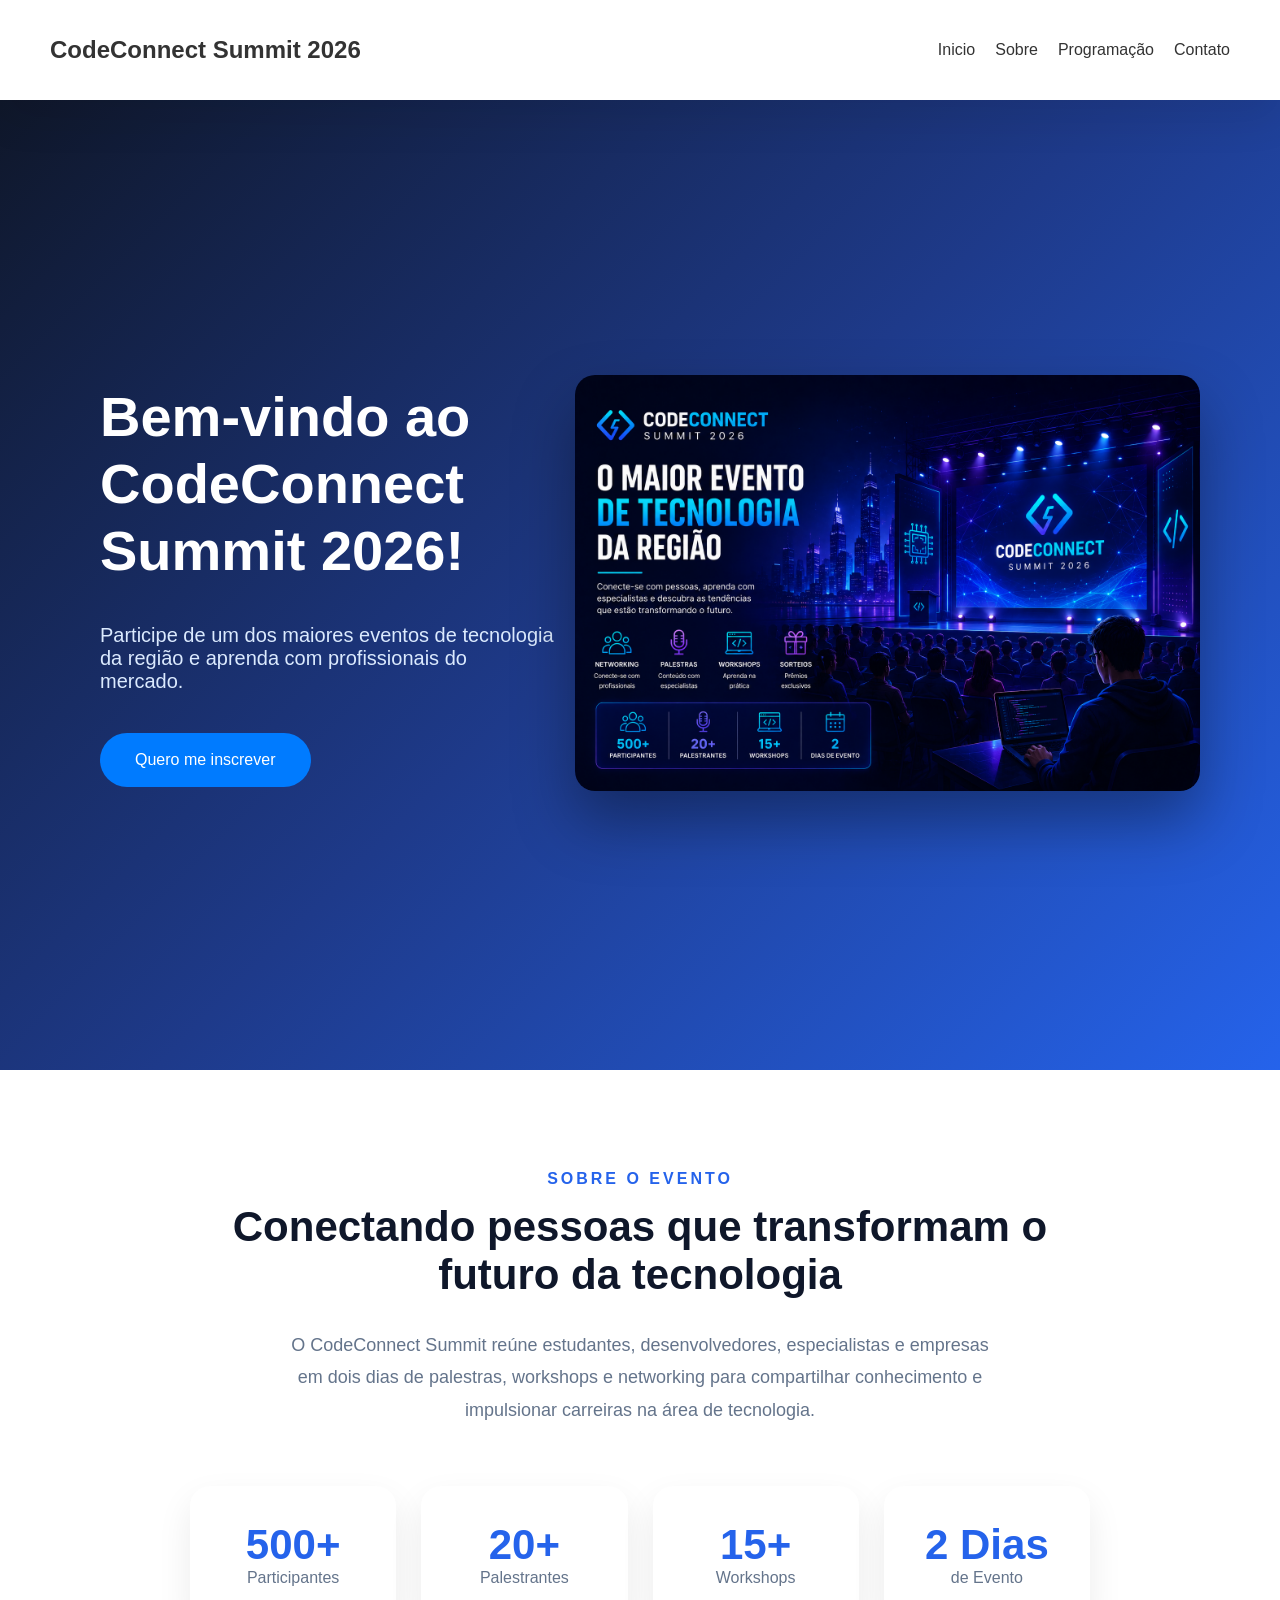
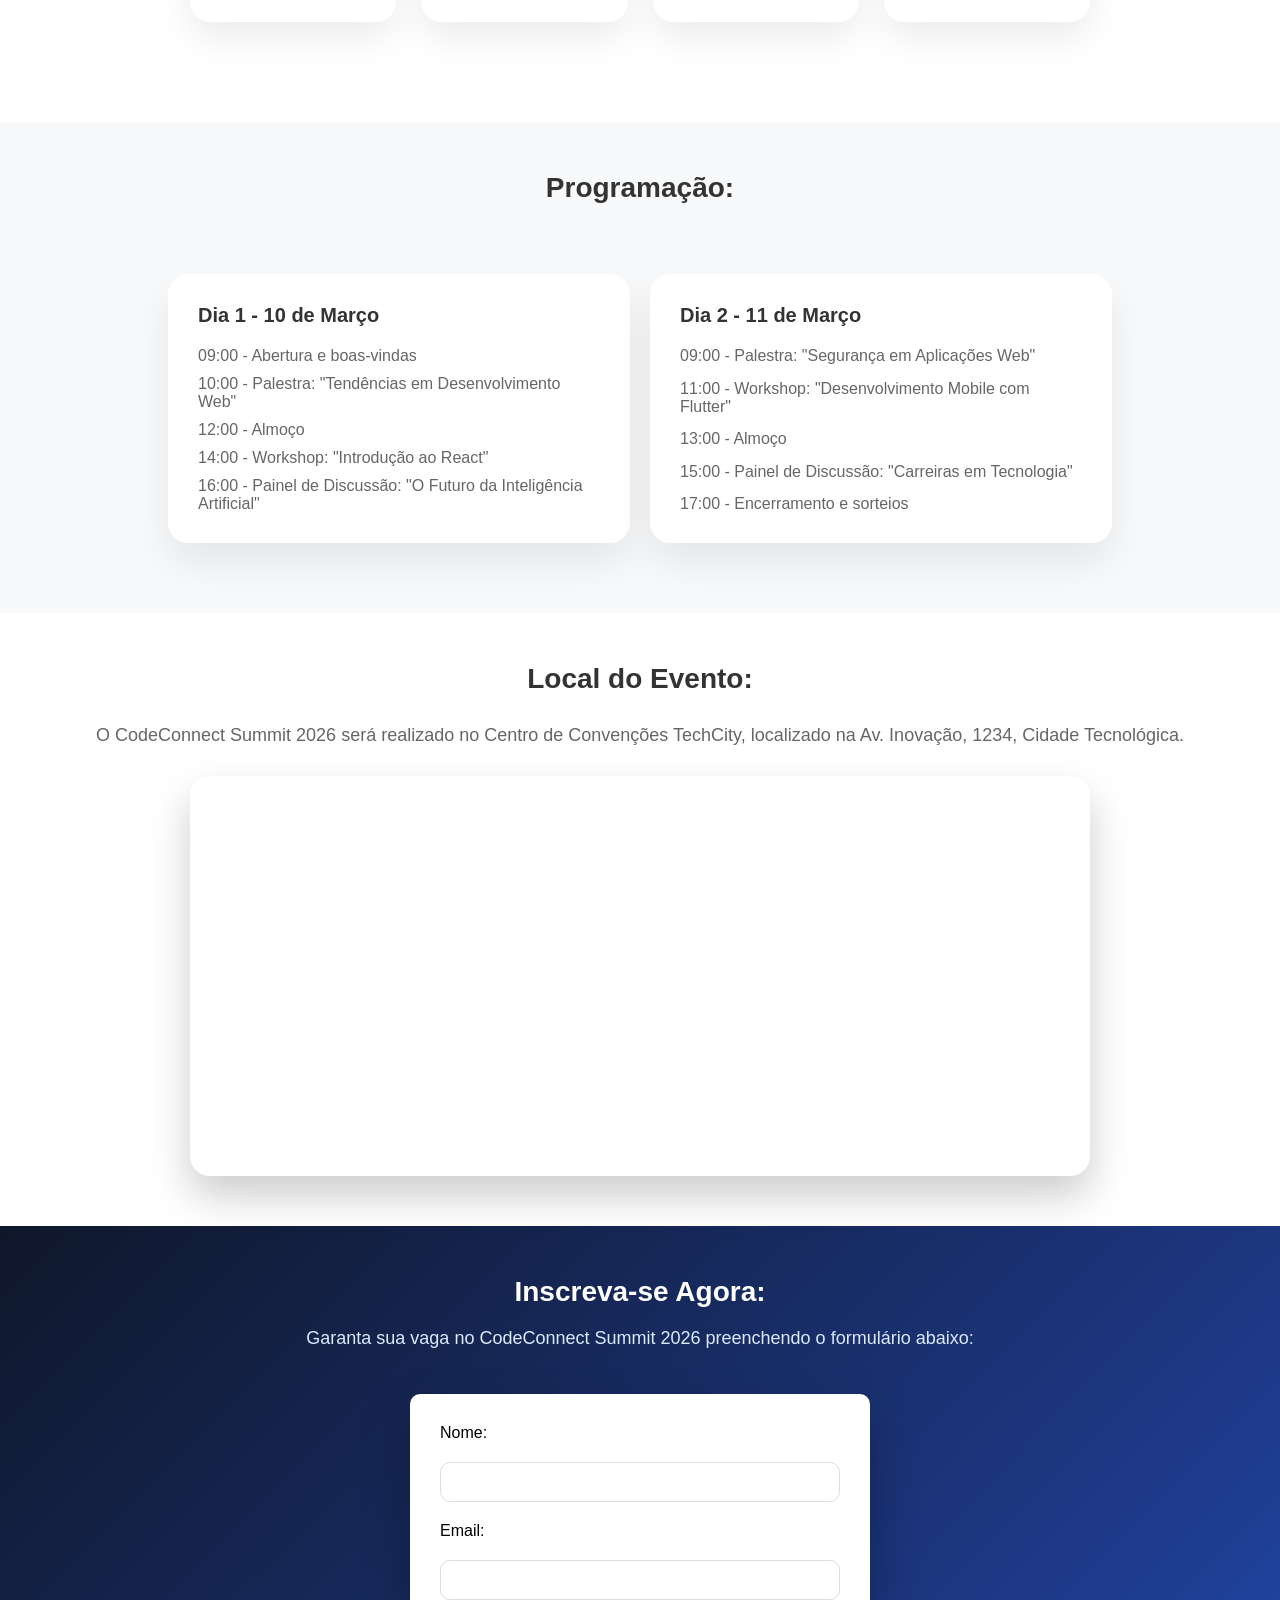
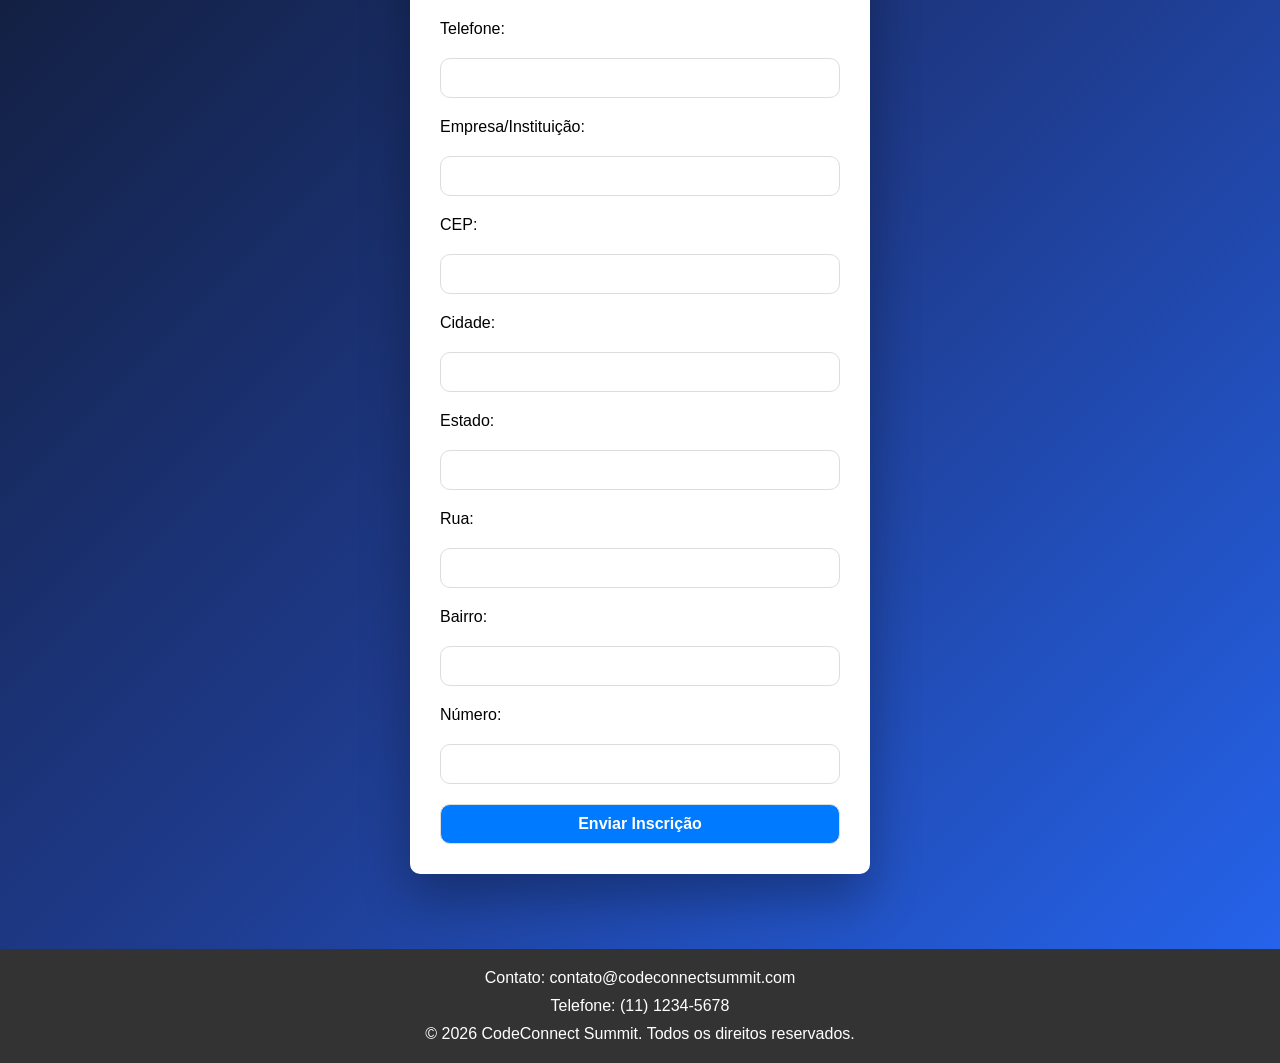
<file: index.html>
<!DOCTYPE html>
<html lang="pt-br">

<head>
    <meta charset="UTF-8">
    <meta name="viewport" content="width=device-width, initial-scale=1.0">
    <link rel="stylesheet" href="css/styles.css">
    <title>CodeConnect Summit 2026</title>
</head>

<body id="inicio">
    <header class="cabecalho">
        <h1>CodeConnect Summit 2026</h1>
        <nav class="menu">
            <a href="#inicio">Inicio</a>
            <a href="#sobre-evento">Sobre</a>
            <a href="#agenda-evento">Programação</a>
            <a href="#rodape">Contato</a>
        </nav>
    </header>

    <main class="conteudo-principal" id="conteudo-principal">
        <section class="hero">
            <div class="hero-text">
                <h2>Bem-vindo ao CodeConnect Summit 2026!</h2>
                <p>Participe de um dos maiores eventos de tecnologia da região e aprenda com profissionais do mercado.
                </p>
                <a href="#inscricao" class="btn-inscricao">Quero me inscrever</a>
            </div>

            <div class="hero-image">
                <img src="assets/ConnectSummit.png" alt="Imagem do evento">
            </div>
        </section>

        <section class="sobre-evento" id="sobre-evento">
            <div class="sobre-conteudo">
                <span class="tag">SOBRE O EVENTO</span>
                <h2>Conectando pessoas que transformam o futuro da tecnologia</h2>
                <p>
                    O CodeConnect Summit reúne estudantes, desenvolvedores,
                    especialistas e empresas em dois dias de palestras,
                    workshops e networking para compartilhar conhecimento
                    e impulsionar carreiras na área de tecnologia.
                </p>
                <div class="estatisticas">
                    <div class="item">
                        <h3>500+</h3>
                        <span>Participantes</span>
                    </div>
                    <div class="item">
                        <h3>20+</h3>
                        <span>Palestrantes</span>
                    </div>
                    <div class="item">
                        <h3>15+</h3>
                        <span>Workshops</span>
                    </div>
                    <div class="item">
                        <h3>2 Dias</h3>
                        <span>de Evento</span>
                    </div>
                </div>
            </div>
        </section>

        <section class="agenda-evento" id="agenda-evento">
            <h2>Programação:</h2>
            <section class="programacao">
                <div class="programacao-card">
                    <h3 class="programacao-title">Dia 1 - 10 de Março</h3>
                    <ul class="programacao-list">
                        <li class="programacao-item">09:00 - Abertura e boas-vindas</li>
                        <li class="programacao-item">10:00 - Palestra: "Tendências em Desenvolvimento Web"</li>
                        <li class="programacao-item">12:00 - Almoço</li>
                        <li class="programacao-item">14:00 - Workshop: "Introdução ao React"</li>
                        <li class="programacao-item">16:00 - Painel de Discussão: "O Futuro da Inteligência Artificial"
                        </li>
                    </ul>
                </div>

                <div class="programacao-card">
                    <h3 class="programacao-title">Dia 2 - 11 de Março</h3>
                    <ul class="programacao-list">
                        <li class="programacao-item">09:00 - Palestra: "Segurança em Aplicações Web"</li>
                        <li class="programacao-item">11:00 - Workshop: "Desenvolvimento Mobile com Flutter"</li>
                        <li class="programacao-item">13:00 - Almoço</li>
                        <li class="programacao-item">15:00 - Painel de Discussão: "Carreiras em Tecnologia"</li>
                        <li class="programacao-item">17:00 - Encerramento e sorteios</li>
                    </ul>
                </div>
            </section>
        </section>

        <section class="local-evento">
            <h2>Local do Evento:</h2>
            <p>O CodeConnect Summit 2026 será realizado no Centro de Convenções TechCity, localizado na Av. Inovação,
                1234, Cidade Tecnológica.</p>
            <iframe
                src="https://www.google.com/maps/embed?pb=!1m18!1m12!1m3!1d3656.1234567890123!2d-46.633308!3d-23.550520!2m3!1f0!2f0!3f0!3m2!1i1024!2i768!4f13.1!3m3!1m2!1s0x94ce59c8b8e5e5e5%3A0x123456789abcdef0!2sCentro%20de%20Conven%C3%A7%C3%B5es%20TechCity!5e0!3m2!1spt-BR!2sbr!4v1612345678901"
                width="600" height="450" style="border:0;" allowfullscreen="" loading="lazy"></iframe>
        </section>

        <section class="inscricao" id="inscricao">
            <h2>Inscreva-se Agora:</h2>
            <p>Garanta sua vaga no CodeConnect Summit 2026 preenchendo o formulário abaixo:</p>
            <form action="submit_registration" id="formulario" method="POST">
                <label for="nome">Nome:</label>
                <input type="text" id="nome" name="nome" required>

                <label for="email">Email:</label>
                <input type="email" id="email" name="email" required>

                <label for="telefone">Telefone:</label>
                <input type="tel" id="telefone" name="telefone">

                <label for="empresa">Empresa/Instituição:</label>
                <input type="text" id="empresa" name="empresa">

                <label for="CEP">CEP:</label>
                <input type="text" id="CEP" name="CEP" required>

                <label for="cidade">Cidade:</label>
                <input type="text" id="cidade" name="cidade" required>

                <label for="estado">Estado:</label>
                <input type="text" id="estado" name="estado" required>

                <label for="rua">Rua:</label>
                <input type="text" id="rua" name="rua" required>

                <label for="bairro">Bairro:</label>
                <input type="text" id="bairro" name="bairro" required>

                <label for="numero">Número:</label>
                <input type="text" id="numero" name="numero" required>

                <button type="submit">Enviar Inscrição</button>
            </form>
        </section>
    </main>

    <footer class="rodape" id="rodape">
        <p>Contato: contato@codeconnectsummit.com</p>
        <p>Telefone: (11) 1234-5678</p>
        <p>&copy; 2026 CodeConnect Summit. Todos os direitos reservados.</p>
    </footer>

    <script src="js/script.js"></script>
</body>

</html>
</file>
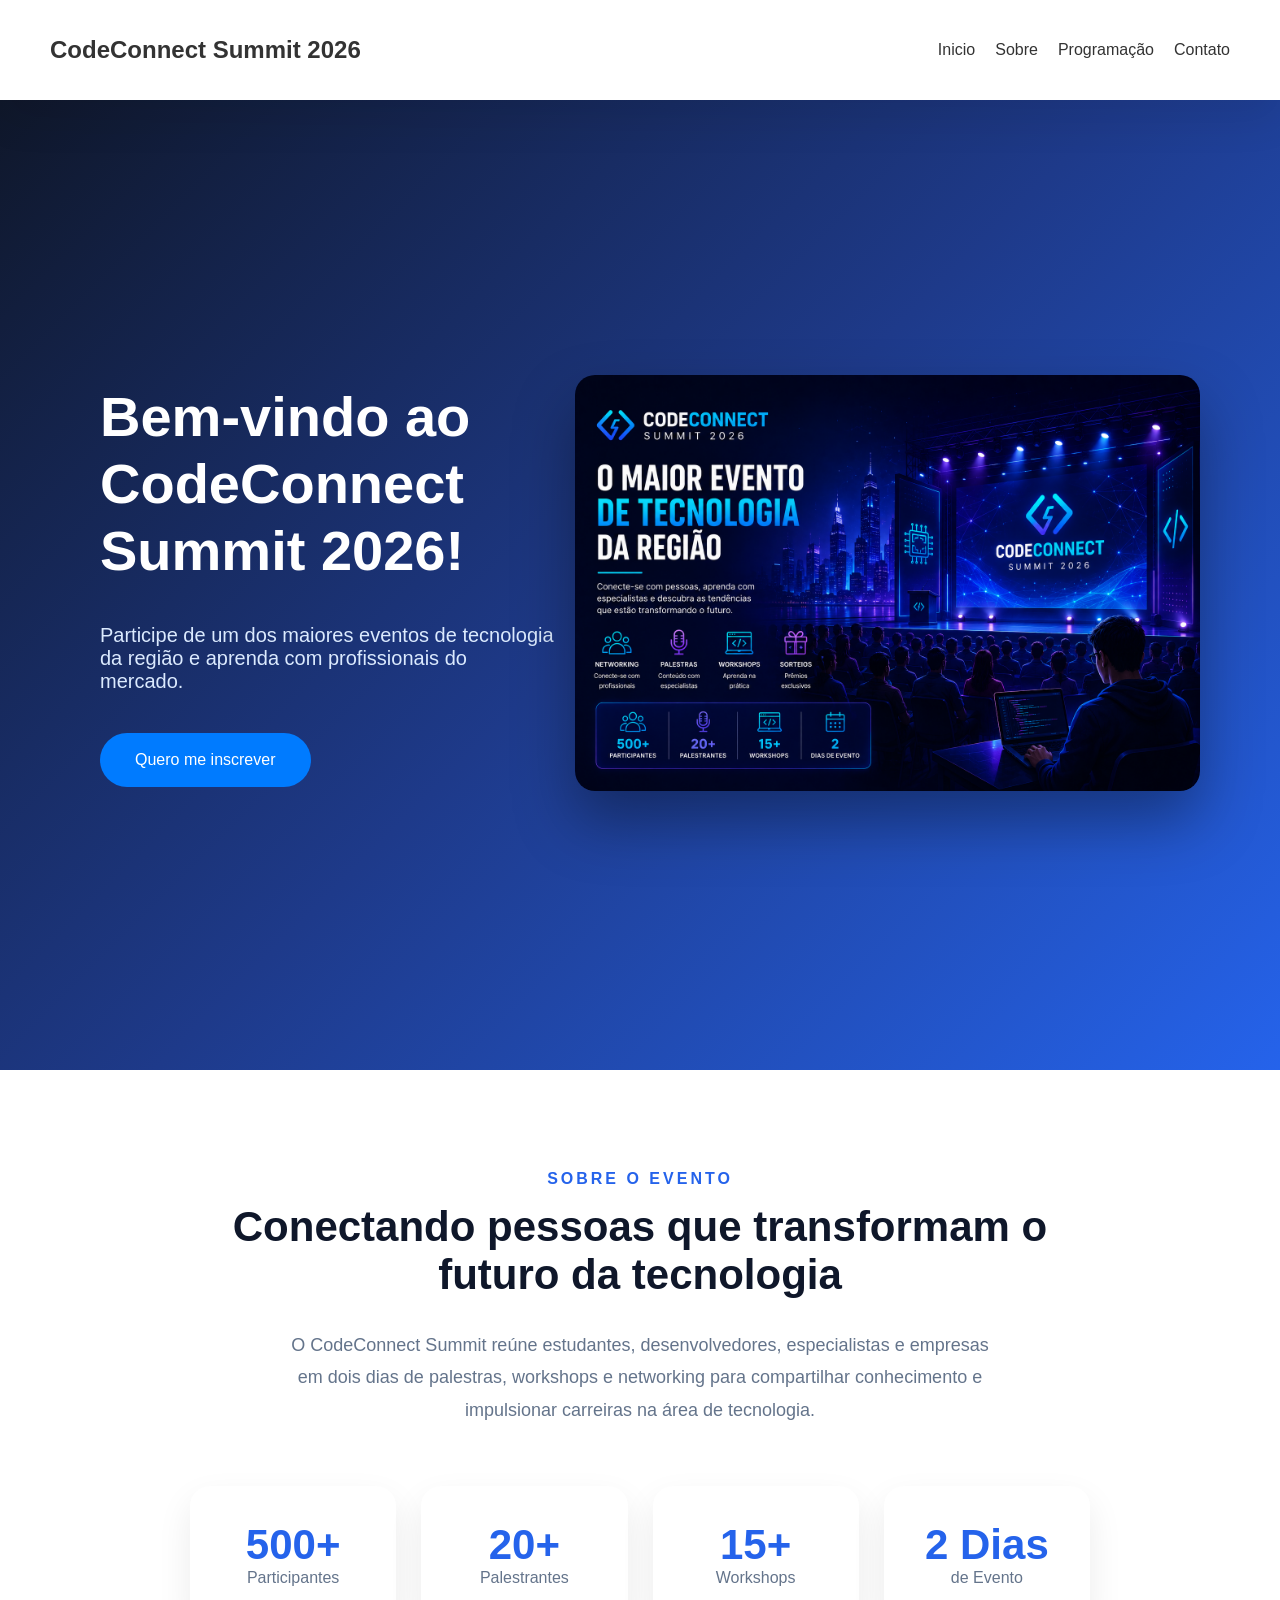
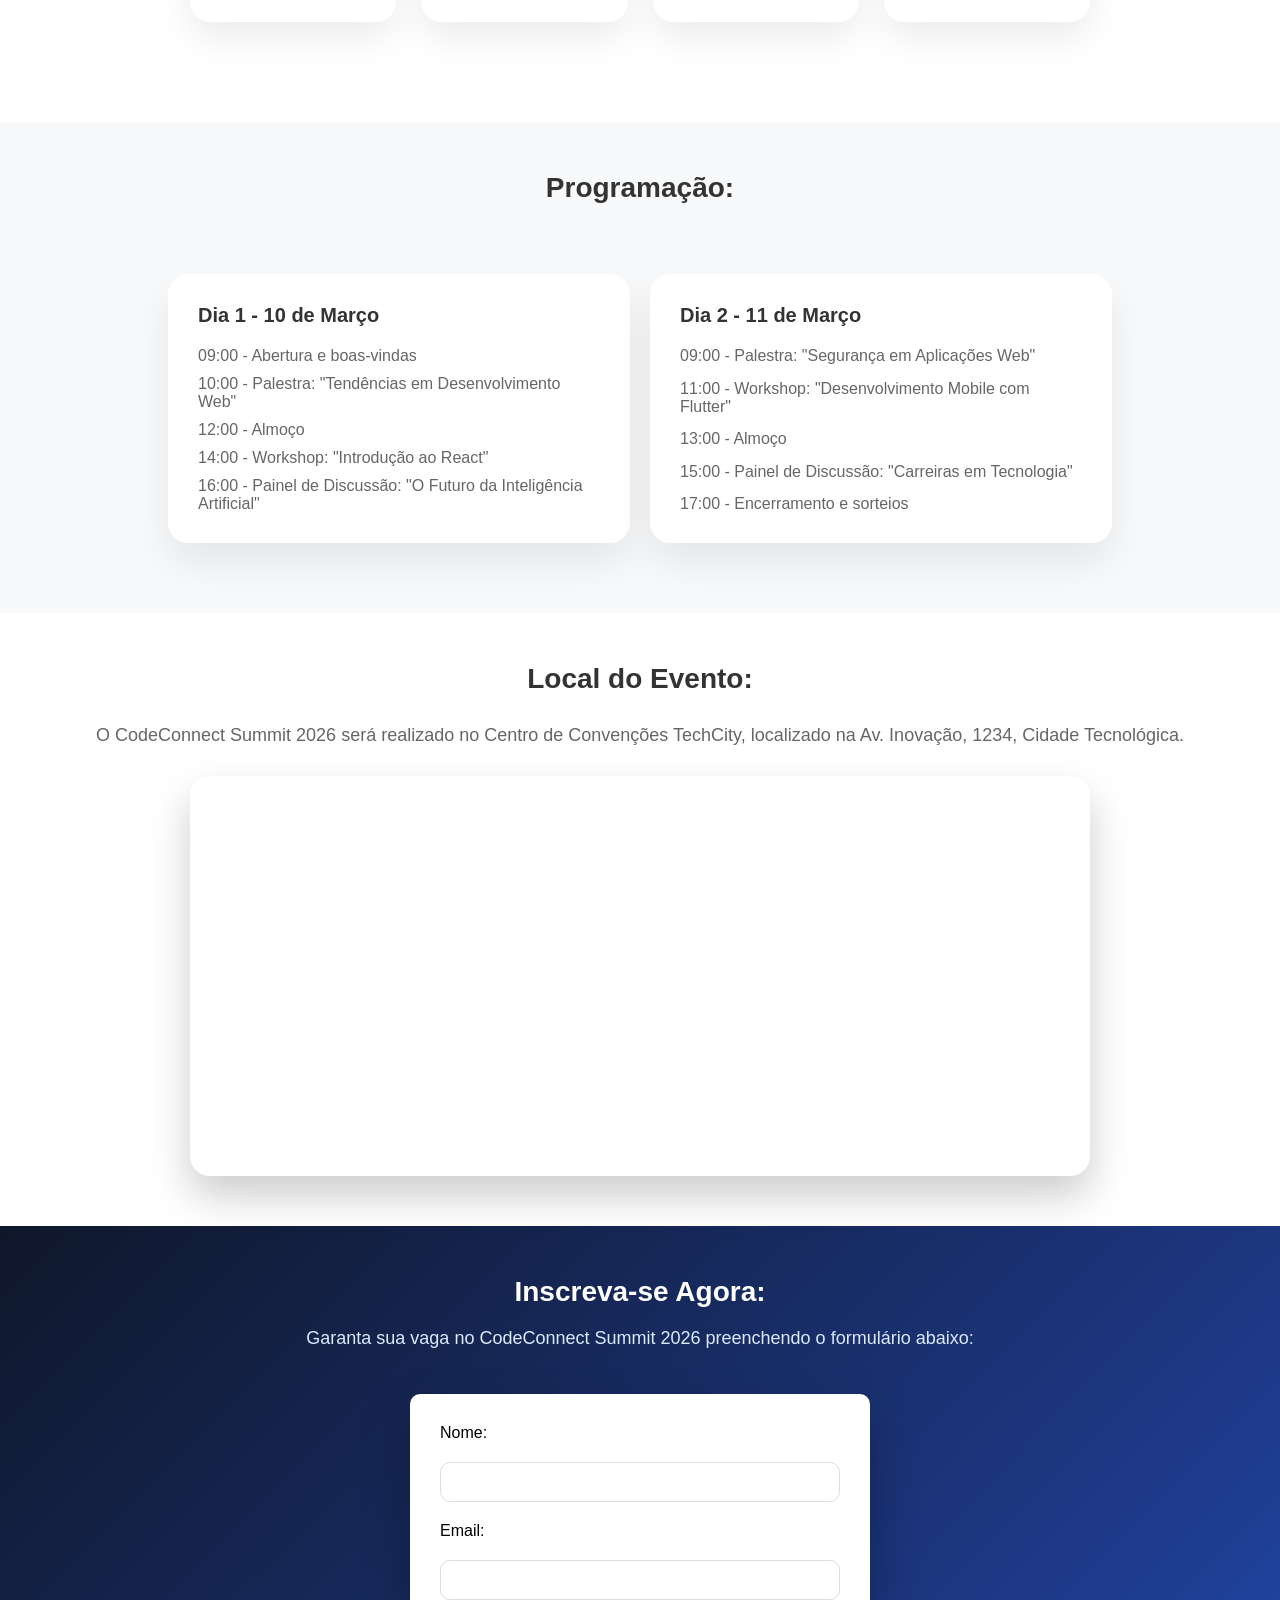
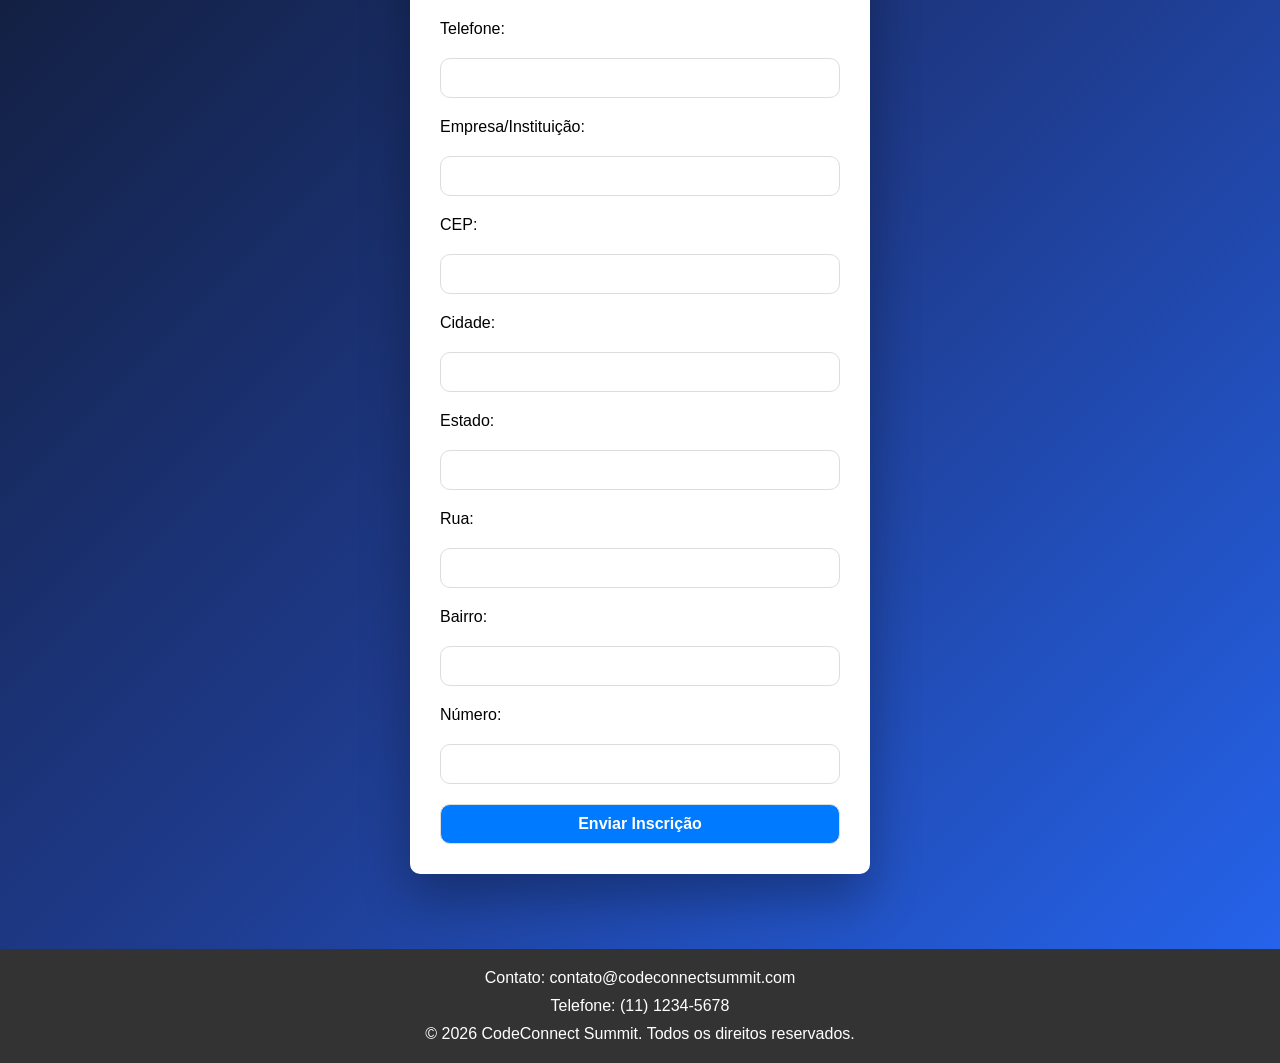
<file: pages/index.html>
<!DOCTYPE html>
<html lang="pt-br">

<head>
    <meta charset="UTF-8">
    <meta name="viewport" content="width=device-width, initial-scale=1.0">
    <link rel="stylesheet" href="../css/styles.css">
    <title>CodeConnect Summit 2026</title>
</head>

<body id="inicio">
    <header class="cabecalho">
        <h1>CodeConnect Summit 2026</h1>
        <nav class="menu">
            <a href="#inicio">Inicio</a>
            <a href="#sobre-evento">Sobre</a>
            <a href="#agenda-evento">Programação</a>
            <a href="#rodape">Contato</a>
        </nav>
    </header>

    <main class="conteudo-principal" id="conteudo-principal">
        <section class="hero">
            <div class="hero-text">
                <h2>Bem-vindo ao CodeConnect Summit 2026!</h2>
                <p>Participe de um dos maiores eventos de tecnologia da região e aprenda com profissionais do mercado.
                </p>
                <a href="#inscricao" class="btn-inscricao">Quero me inscrever</a>
            </div>

            <div class="hero-image">
                <img src="/assets/ConnectSummit.png" alt="Imagem do evento">
            </div>
        </section>

        <section class="sobre-evento" id="sobre-evento">
            <div class="sobre-conteudo">
                <span class="tag">SOBRE O EVENTO</span>
                <h2>Conectando pessoas que transformam o futuro da tecnologia</h2>
                <p>
                    O CodeConnect Summit reúne estudantes, desenvolvedores,
                    especialistas e empresas em dois dias de palestras,
                    workshops e networking para compartilhar conhecimento
                    e impulsionar carreiras na área de tecnologia.
                </p>
                <div class="estatisticas">
                    <div class="item">
                        <h3>500+</h3>
                        <span>Participantes</span>
                    </div>
                    <div class="item">
                        <h3>20+</h3>
                        <span>Palestrantes</span>
                    </div>
                    <div class="item">
                        <h3>15+</h3>
                        <span>Workshops</span>
                    </div>
                    <div class="item">
                        <h3>2 Dias</h3>
                        <span>de Evento</span>
                    </div>
                </div>
            </div>
        </section>

        <section class="agenda-evento" id="agenda-evento">
            <h2>Programação:</h2>
            <section class="programacao">
                <div class="programacao-card">
                    <h3 class="programacao-title">Dia 1 - 10 de Março</h3>
                    <ul class="programacao-list">
                        <li class="programacao-item">09:00 - Abertura e boas-vindas</li>
                        <li class="programacao-item">10:00 - Palestra: "Tendências em Desenvolvimento Web"</li>
                        <li class="programacao-item">12:00 - Almoço</li>
                        <li class="programacao-item">14:00 - Workshop: "Introdução ao React"</li>
                        <li class="programacao-item">16:00 - Painel de Discussão: "O Futuro da Inteligência Artificial"
                        </li>
                    </ul>
                </div>

                <div class="programacao-card">
                    <h3 class="programacao-title">Dia 2 - 11 de Março</h3>
                    <ul class="programacao-list">
                        <li class="programacao-item">09:00 - Palestra: "Segurança em Aplicações Web"</li>
                        <li class="programacao-item">11:00 - Workshop: "Desenvolvimento Mobile com Flutter"</li>
                        <li class="programacao-item">13:00 - Almoço</li>
                        <li class="programacao-item">15:00 - Painel de Discussão: "Carreiras em Tecnologia"</li>
                        <li class="programacao-item">17:00 - Encerramento e sorteios</li>
                    </ul>
                </div>
            </section>
        </section>

        <section class="local-evento">
            <h2>Local do Evento:</h2>
            <p>O CodeConnect Summit 2026 será realizado no Centro de Convenções TechCity, localizado na Av. Inovação,
                1234, Cidade Tecnológica.</p>
            <iframe
                src="https://www.google.com/maps/embed?pb=!1m18!1m12!1m3!1d3656.1234567890123!2d-46.633308!3d-23.550520!2m3!1f0!2f0!3f0!3m2!1i1024!2i768!4f13.1!3m3!1m2!1s0x94ce59c8b8e5e5e5%3A0x123456789abcdef0!2sCentro%20de%20Conven%C3%A7%C3%B5es%20TechCity!5e0!3m2!1spt-BR!2sbr!4v1612345678901"
                width="600" height="450" style="border:0;" allowfullscreen="" loading="lazy"></iframe>
        </section>

        <section class="inscricao" id="inscricao">
            <h2>Inscreva-se Agora:</h2>
            <p>Garanta sua vaga no CodeConnect Summit 2026 preenchendo o formulário abaixo:</p>
            <form action="submit_registration" id="formulario" method="POST">
                <label for="nome">Nome:</label>
                <input type="text" id="nome" name="nome" required>

                <label for="email">Email:</label>
                <input type="email" id="email" name="email" required>

                <label for="telefone">Telefone:</label>
                <input type="tel" id="telefone" name="telefone">

                <label for="empresa">Empresa/Instituição:</label>
                <input type="text" id="empresa" name="empresa">

                <label for="CEP">CEP:</label>
                <input type="text" id="CEP" name="CEP" required>

                <label for="cidade">Cidade:</label>
                <input type="text" id="cidade" name="cidade" required>

                <label for="estado">Estado:</label>
                <input type="text" id="estado" name="estado" required>

                <label for="rua">Rua:</label>
                <input type="text" id="rua" name="rua" required>

                <label for="bairro">Bairro:</label>
                <input type="text" id="bairro" name="bairro" required>

                <label for="numero">Número:</label>
                <input type="text" id="numero" name="numero" required>

                <button type="submit">Enviar Inscrição</button>
            </form>
        </section>
    </main>

    <footer class="rodape" id="rodape">
        <p>Contato: contato@codeconnectsummit.com</p>
        <p>Telefone: (11) 1234-5678</p>
        <p>&copy; 2026 CodeConnect Summit. Todos os direitos reservados.</p>
    </footer>

    <script src="../js/script.js"></script>
</body>

</html>
</file>
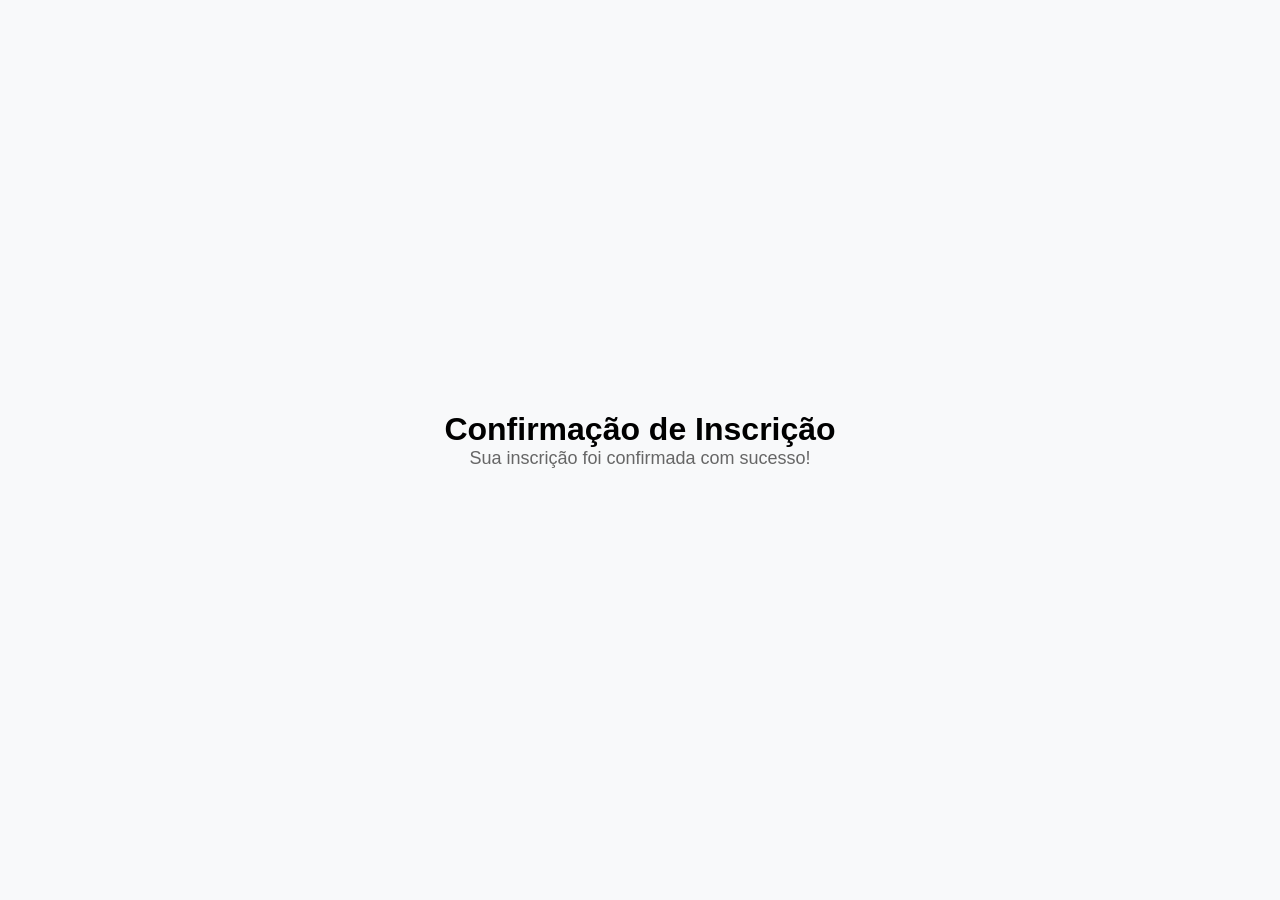
<file: pages/confirmacao-inscricao.html>
<!DOCTYPE html>
<html lang="pt-br">
<head>
    <meta charset="UTF-8">
    <meta name="viewport" content="width=device-width, initial-scale=1.0">
    <link rel="stylesheet" href="../css/styles.css">
    <title>Confirmação de Inscrição</title>
</head>
<body>
    <main>
        <div class="card-confirmacao">
            <h1>Confirmação de Inscrição</h1>
            <p>Sua inscrição foi confirmada com sucesso!</p>
        </div>
    </main>
</body>
</html>
</file>
<file: css/styles.css>
* {
    margin: 0;
    padding: 0;
    font-family: "Poppins", sans-serif;
}

body {
    scroll-behavior: smooth;
}

/* HEADER */

.cabecalho {
    position: sticky;
    top: 0;
    height: 100px;
    display: flex;
    justify-content: space-between;
    align-items: center;
    padding: 0 50px;
    background-color: #fff;
    box-shadow: 0 20px 40px rgba(0, 0, 0, 0.08);
    z-index: 1000;
}

.cabecalho h1 {
    font-size: 24px;
    color: #333;
}

.menu {
    display: flex;
    align-items: center;
    gap: 20px;
}

.menu a {
    position: relative;
    text-decoration: none;
    color: #333;
    font-size: 16px;
    transition: color 0.3s ease;
}

.menu a::after {
    content: "";
    position: absolute;
    width: 0;
    height: 2px;
    background: #2563eb;
    left: 0;
    bottom: -5px;
    transition: 0.3s;
}

.menu a:hover::after {
    width: 100%;
}

/* MAIN */

.conteudo-principal {
    background-color: #f8f9fa;
}

/* HERO SECTION */

.hero {
    min-height: 90vh;
    display: flex;
    align-items: center;
    justify-content: space-between;
    padding: 80px;
    background: linear-gradient(135deg, #0f172a, #1e3a8a, #2563eb);
    color: white;
}

.hero-text {
    display: flex;
    flex-direction: column;
    align-items: start;
    gap: 40px;
    width: 100%;
    padding: 20px;
}

.hero-text h2 {
    font-size: 3.5rem;
    line-height: 1.2;
}

.hero-text p {
    color: #dbeafe;
    font-size: 20px;
}

.hero-text .btn-inscricao {
    text-decoration: none;
    padding: 18px 35px;
    font-size: 16px;
    color: #fff;
    background-color: #007bff;
    border: none;
    border-radius: 50px;
    cursor: pointer;
    transition: background-color 0.3s ease;
}

.hero-text .btn-inscricao:hover {
    background-color: #0056b3;
}

.hero-image img {
    width: 100%;
    border-radius: 20px;
    box-shadow: 0 30px 60px rgba(0, 0, 0, 0.35);
}

/* SOBRE SECTION */

.sobre-evento {
    background: #ffffff;
    padding: 100px 10%;
}

.sobre-conteudo {
    max-width: 900px;
    margin: auto;
    text-align: center;
}

.tag {
    color: #2563eb;
    font-weight: 600;
    letter-spacing: 3px;
}

.sobre-conteudo h2 {
    margin-top: 15px;
    font-size: 42px;
    color: #0f172a;
}

.sobre-conteudo p {
    margin: 30px auto;
    max-width: 700px;
    font-size: 18px;
    line-height: 1.8;
    color: #64748b;
}

.estatisticas {
    display: grid;
    grid-template-columns: repeat(4, 1fr);
    gap: 25px;
    margin-top: 60px;
}

.item {
    background: white;
    border-radius: 20px;
    padding: 35px;
    box-shadow: 0 15px 35px rgba(0, 0, 0, 0.08);
    transition: 0.3s;
}

.item:hover {
    transform: translateY(-10px);
}

.item h3 {
    color: #2563eb;
    font-size: 42px;
}

.item span {
    color: #64748b;
}

/* PROGRAMAÇÃO SECTION */

.agenda-evento {
    display: flex;
    flex-direction: column;
    align-items: center;
    padding: 50px;
    background-color: #f8f9fa;
}

.agenda-evento h2 {
    font-size: 28px;
    color: #333;
    margin-bottom: 50px;
    width: 100%;
    display: flex;
    justify-content: center;
}

.programacao {
    display: grid;
    grid-template-columns: repeat(auto-fit, minmax(250px, 1fr));
    width: 80%;
    padding: 20px;
    gap: 20px;
}

.programacao-card {
    display: flex;
    flex-direction: column;
    background-color: #fff;
    padding: 30px;
    border-radius: 20px;
    box-shadow: 0 20px 40px rgba(0, 0, 0, 0.08);
    transition: 0.3s;
}

.programacao-card:hover {
    transform: translateY(-10px);
    box-shadow: 0 30px 60px rgba(37, 99, 235, 0.25);
}

.programacao-title {
    font-size: 20px;
    color: #333;
    margin-bottom: 20px;
}

.programacao-list {
    display: flex;
    flex-direction: column;
    justify-content: space-between;
    width: 100%;
    height: 100%;
    gap: 10px;
    list-style: none;
}

.programacao-item {
    font-size: 16px;
    color: #666;
}

/* LOCALIZAÇÃO SECTION */

.local-evento {
    display: flex;
    flex-direction: column;
    gap: 30px;
    align-items: center;
    padding: 50px;
    background-color: #fff;
}

.local-evento h2 {
    font-size: 28px;
    color: #333;
}

.local-evento p {
    font-size: 18px;
    color: #666;
    text-align: center;
}

.local-evento iframe {
    width: 90%;
    max-width: 900px;
    height: 400px;
    border-radius: 20px;
    box-shadow: 0 20px 40px rgba(0, 0, 0, 0.2);
}

/* FORM SECTION */

.inscricao {
    display: flex;
    flex-direction: column;
    gap: 20px;
    align-items: center;
    padding: 50px 0px;
    background: linear-gradient(135deg, #0f172a 0%, #1e3a8a 55%, #2563eb 100%);
}

.inscricao h2 {
    font-size: 28px;
    color: #fff;
}

.inscricao p {
    font-size: 18px;
    color: #dbeafe;
}

.inscricao form {
    display: flex;
    flex-direction: column;
    gap: 20px;
    width: 100%;
    max-width: 400px;
    margin: 25px auto;
    background-color: #fff;
    padding: 30px;
    border-radius: 10px;
    backdrop-filter: blur(15px);
    box-shadow: 0 25px 50px rgba(0, 0, 0, 0.3);
}

.inscricao input,
.inscricao button {
    padding: 10px;
    font-size: 16px;
    border: 1px solid #ddd;
    border-radius: 10px;
}

.inscricao input:focus {
    border-color: #2563eb;
    outline: none;
    box-shadow: 0 0 10px rgba(37, 99, 235, 0.3);
}

.inscricao button {
    background-color: #007bff;
    color: #fff;
    cursor: pointer;
    font-weight: bold;
    transition: background-color 0.3s ease;
}

.inscricao button:hover {
    background-color: #0056b3;
}

/* FOOTER */

.rodape {
    display: flex;
    flex-direction: column;
    background-color: #333;
    color: #fff;
    text-align: center;
    padding: 20px;
    gap: 10px;
}

/* PAGINA DE CONFIRMACAO DE INSCRICAO */

.card-confirmacao {
    display: flex;
    flex-direction: column;
    align-items: center;
    justify-content: center;
    height: 100vh;
    background-color: #f8f9fa;
}

.card-confirmacao h2 {
    font-size: 28px;
    color: #333;
    margin-bottom: 20px;
}

.card-confirmacao p {
    font-size: 18px;
    color: #666;
    margin-bottom: 20px;
}
</file>
